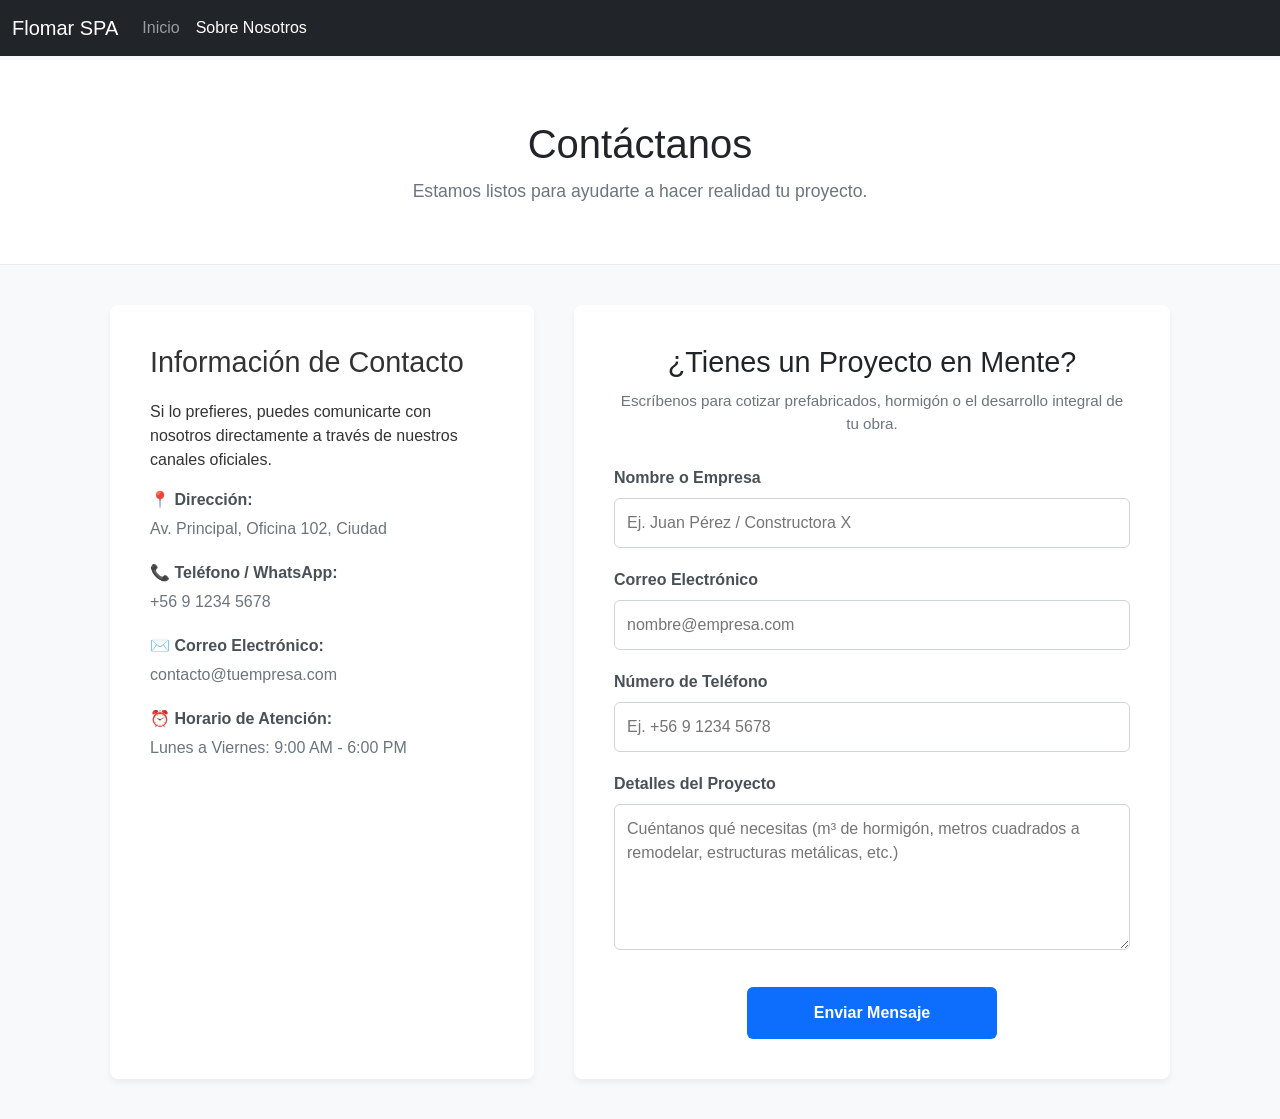
<file: pagina de Adrian/contacto.html>
<!DOCTYPE html>
<html lang="es">
<head>
    <meta charset="UTF-8">
    <meta name="viewport" content="width=device-width, initial-scale=1.0">
    <title>Contacto - Tu Empresa</title>
    <!-- Enlazamos TU archivo de estilos personalizado -->
    <link href="https://cdn.jsdelivr.net/npm/bootstrap@5.3.3/dist/css/bootstrap.min.css" rel="stylesheet" />
    <link href="carousel.css" rel="stylesheet" />
    <link rel="stylesheet" href="style.css">
</head>
<body>
    
<header data-bs-theme="dark">
      <nav class="navbar navbar-expand-md navbar-dark fixed-top bg-dark">
        <div class="container-fluid">
          <a class="navbar-brand" href="index.html">Flomar SPA</a>
          <button class="navbar-toggler" type="button" data-bs-toggle="collapse" data-bs-target="#navbarCollapse" aria-controls="navbarCollapse" aria-expanded="false" aria-label="Desplegar navegación">
            <span class="navbar-toggler-icon"></span>
          </button>
          <div class="collapse navbar-collapse" id="navbarCollapse">
            <ul class="navbar-nav me-auto mb-2 mb-md-0">
              <li class="nav-item">
                <a class="nav-link" href="index.html">Inicio</a>
              </li>
              <li class="nav-item">
                <a class="nav-link active" href="nosotros.html">Sobre Nosotros</a>
              </li>
            </ul>
          </div>
        </div>
      </nav>
    </header>
    <!-- Encabezado Principal -->
    <header class="contact-header">
        <h1>Contáctanos</h1>
        <p>Estamos listos para ayudarte a hacer realidad tu proyecto.</p>
    </header>

    <!-- Contenedor Principal de la Pestaña -->
    <main class="contact-container">
        
        <!-- Columna Izquierda: Información de Contacto -->
        <section class="contact-info">
            <h2>Información de Contacto</h2>
            <p>Si lo prefieres, puedes comunicarte con nosotros directamente a través de nuestros canales oficiales.</p>
            
            <div class="info-item">
                <strong>📍 Dirección:</strong>
                <p>Av. Principal, Oficina 102, Ciudad</p>
            </div>
            
            <div class="info-item">
                <strong>📞 Teléfono / WhatsApp:</strong>
                <p>+56 9 1234 5678</p>
            </div>
            
            <div class="info-item">
                <strong>✉️ Correo Electrónico:</strong>
                <p>contacto@tuempresa.com</p>
            </div>
            
            <div class="info-item">
                <strong>⏰ Horario de Atención:</strong>
                <p>Lunes a Viernes: 9:00 AM - 6:00 PM</p>
            </div>
        </section>

        <!-- Columna Derecha: Formulario de image_55e769.png + Campo Teléfono -->
        <section class="contact-form-container">
            <h2>¿Tienes un Proyecto en Mente?</h2>
            <p class="form-subtitle">Escríbenos para cotizar prefabricados, hormigón o el desarrollo integral de tu obra.</p>
            
            <form action="#" method="POST" class="project-form">
                <div class="form-group">
                    <label for="name">Nombre o Empresa</label>
                    <input type="text" id="name" name="name" placeholder="Ej. Juan Pérez / Constructora X" required>
                </div>
                
                <div class="form-group">
                    <label for="email">Correo Electrónico</label>
                    <input type="email" id="email" name="email" placeholder="nombre@empresa.com" required>
                </div>

                <!-- Campo: Número de Teléfono -->
                <div class="form-group">
                    <label for="phone">Número de Teléfono</label>
                    <input type="tel" id="phone" name="phone" placeholder="Ej. +56 9 1234 5678" required>
                </div>
                
                <div class="form-group">
                    <label for="details">Detalles del Proyecto</label>
                    <textarea id="details" name="details" placeholder="Cuéntanos qué necesitas (m³ de hormigón, metros cuadrados a remodelar, estructuras metálicas, etc.)" rows="5" required></textarea>
                </div>
                
                <button type="submit" class="btn-submit">Enviar Mensaje</button>
            </form>
        </section>

    </main>

</body>
</html>
</file>
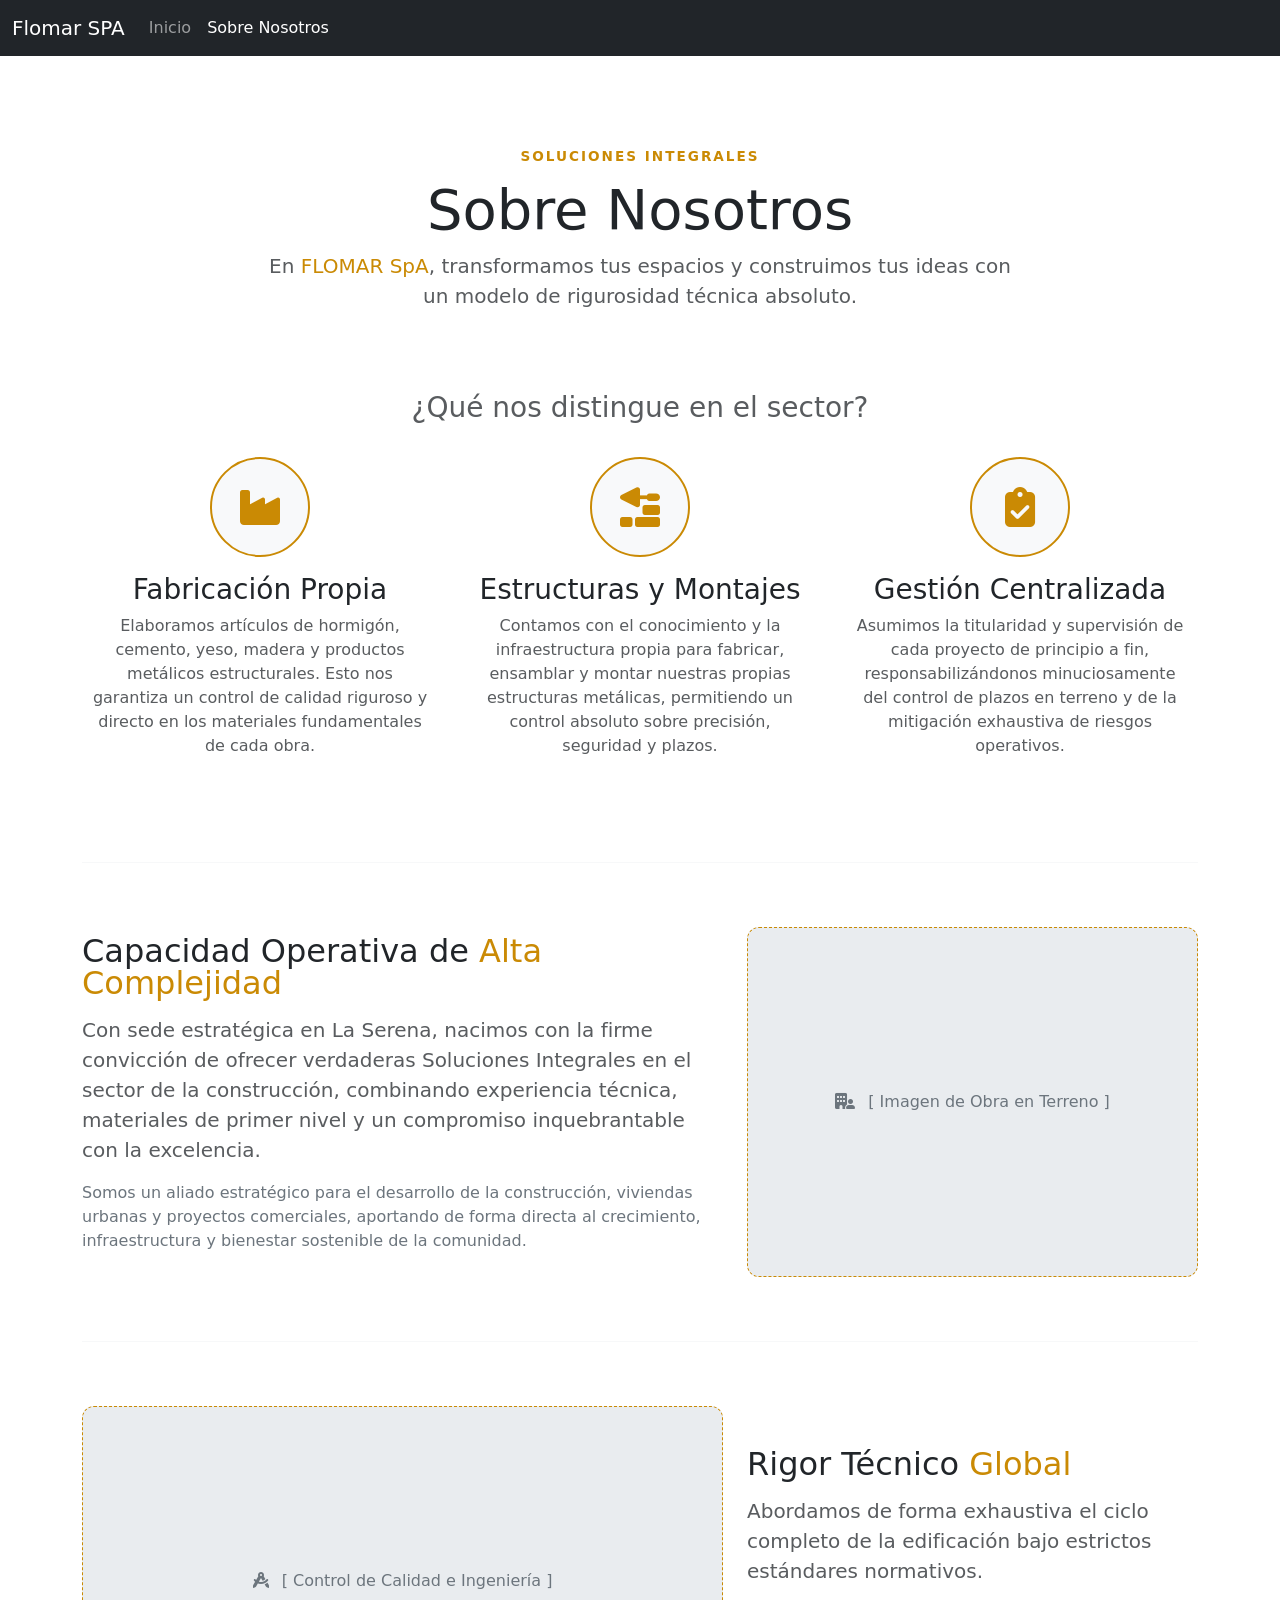
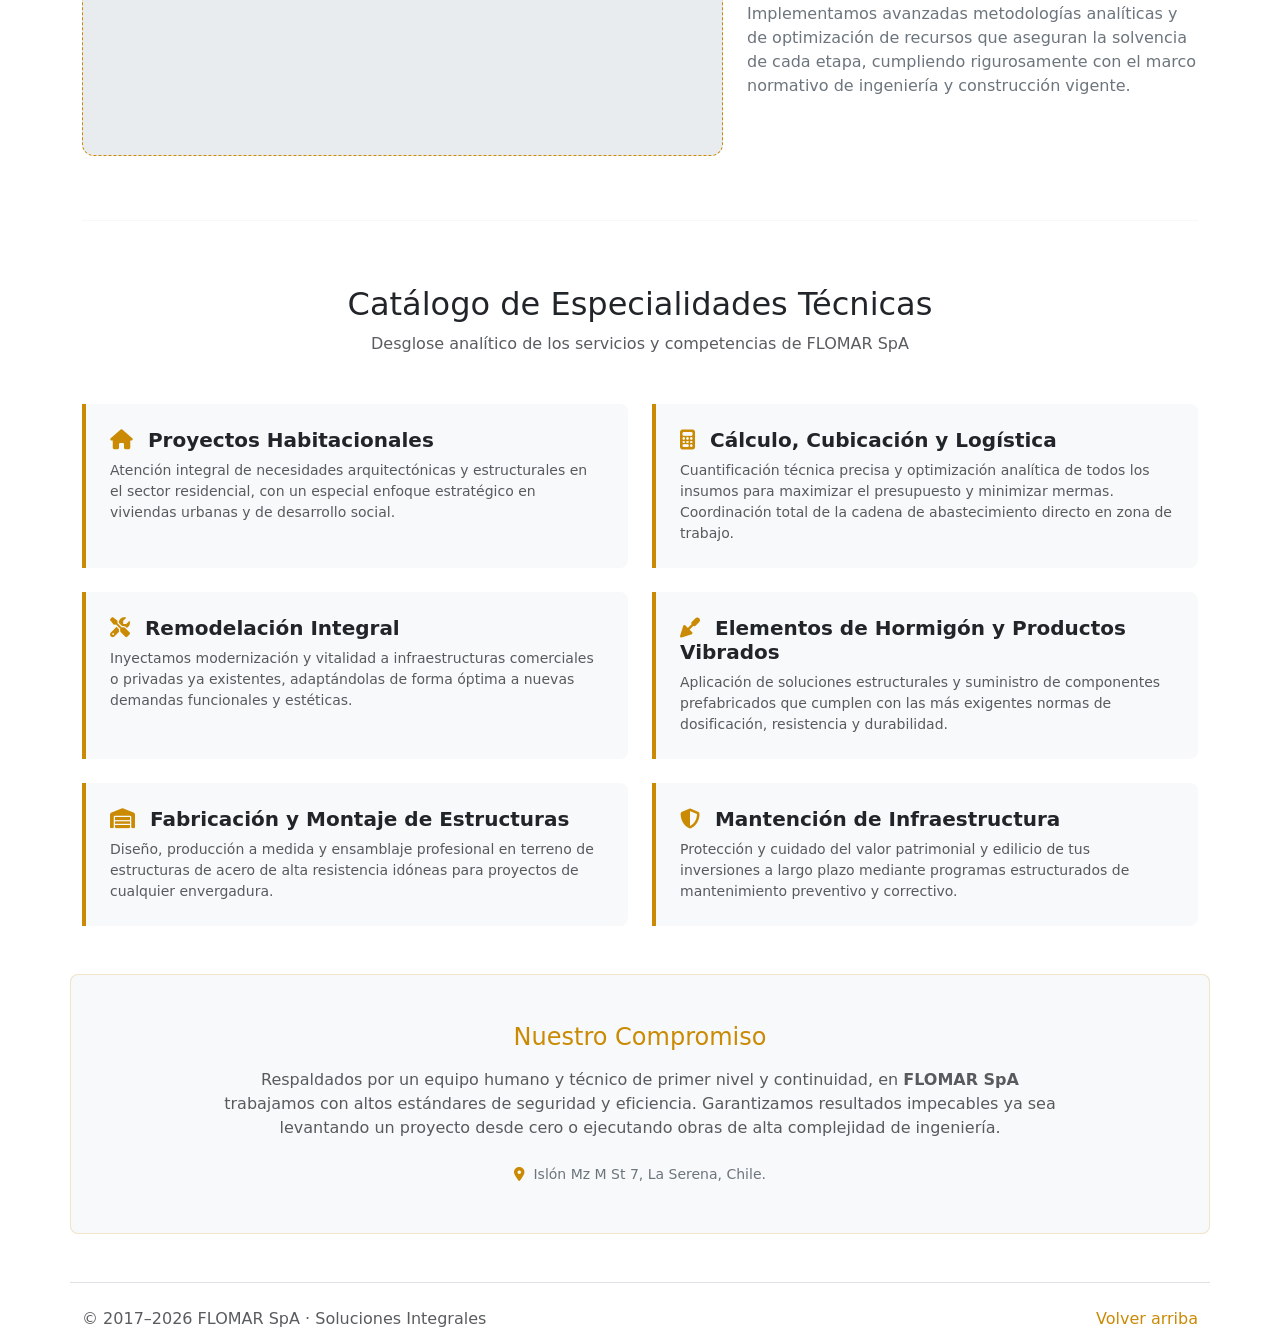
<file: pagina de Adrian/nosotros.html>
<!doctype html>
<html lang="es" data-bs-theme="light">
  <head>
    <meta charset="utf-8" />
    <meta name="viewport" content="width=device-width, initial-scale=1" />
    <title>Sobre Nosotros - Flomar SPA</title>
    
    <link href="https://cdn.jsdelivr.net/npm/bootstrap@5.3.3/dist/css/bootstrap.min.css" rel="stylesheet" />
    <link rel="stylesheet" href="https://cdnjs.cloudflare.com/ajax/libs/font-awesome/6.4.0/css/all.min.css" />

    <style>
      /* Ajuste para evitar solapamiento con navbar fija */
      body {
        padding-top: 5rem;
        font-family: 'Segoe UI', system-ui, -apple-system, sans-serif;
        color: #212529;
        background-color: #ffffff;
      }
      
      /* Elementos visuales clave en armonía con la plantilla corporativa */
      .circle-badge {
        width: 100px;
        height: 100px;
        background-color: #f8f9fa;
        border: 2px solid #ca8a04;
        color: #ca8a04;
        font-size: 2.5rem;
        display: inline-flex;
        align-items: center;
        justify-content: center;
        border-radius: 50%;
        margin-bottom: 1rem;
        transition: transform 0.3s ease;
      }

      .pilar-card:hover .circle-badge {
        transform: scale(1.1);
        background-color: #ca8a04;
        color: #ffffff;
      }
      
      /* Línea divisoria elegante */
      .featurette-divider {
        margin: 4rem 0;
        border: 0;
        border-top: 1px solid #dee2e6;
      }

      .text-gold {
        color: #ca8a04 !important;
      }

      .border-gold {
        border-color: rgba(202, 138, 4, 0.2) !important;
      }

      /* Estilo fino para los bloques de especialidades */
      .servicio-box {
        background-color: #f8f9fa;
        border-left: 4px solid #ca8a04;
        border-radius: 0 8px 8px 0;
        padding: 1.5rem;
        height: 100%;
        transition: box-shadow 0.3s ease;
      }

      .servicio-box:hover {
        box-shadow: 0 4px 15px rgba(0, 0, 0, 0.05);
      }

      /* Placeholders de imágenes elegantes */
      .img-placeholder {
        background-color: #e9ecef;
        border: 1px dashed #ca8a04;
        color: #6c757d;
        height: 350px;
        display: flex;
        align-items: center;
        justify-content: center;
        border-radius: 12px;
        font-weight: 500;
      }
    </style>
  </head>
  <body>
    
    <header data-bs-theme="dark">
      <nav class="navbar navbar-expand-md navbar-dark fixed-top bg-dark">
        <div class="container-fluid">
          <a class="navbar-brand" href="index.html">Flomar SPA</a>
          <button class="navbar-toggler" type="button" data-bs-toggle="collapse" data-bs-target="#navbarCollapse" aria-controls="navbarCollapse" aria-expanded="false" aria-label="Desplegar navegación">
            <span class="navbar-toggler-icon"></span>
          </button>
          <div class="collapse navbar-collapse" id="navbarCollapse">
            <ul class="navbar-nav me-auto mb-2 mb-md-0">
              <li class="nav-item">
                <a class="nav-link" href="index.html">Inicio</a>
              </li>
              <li class="nav-item">
                <a class="nav-link active" href="nosotros.html">Sobre Nosotros</a>
              </li>
            </ul>
          </div>
        </div>
      </nav>
    </header>

    <main class="container my-5">
      
      <div class="text-center mb-5 py-3">
        <span class="text-uppercase fw-bold text-gold tracking-wider" style="font-size: 0.85rem; letter-spacing: 2px;">Soluciones Integrales</span>
        <h1 class="display-4 fw-normal mt-2">Sobre Nosotros</h1>
        <p class="lead text-muted mx-auto" style="max-width: 750px;">
          En <strong class="text-gold">FLOMAR SpA</strong>, transformamos tus espacios y construimos tus ideas con un modelo de rigurosidad técnica absoluto.
        </p>
      </div>

      <div class="row text-center justify-content-center my-5">
        <div class="col-12 mb-4">
          <h3 class="fw-normal text-muted">¿Qué nos distingue en el sector?</h3>
        </div>
        
        <div class="col-md-4 mb-4 pilar-card">
          <div class="circle-badge">
            <i class="fa-solid fa-industry"></i>
          </div>
          <h3 class="fw-normal">Fabricación Propia</h3>
          <p class="text-muted px-2">
            Elaboramos artículos de hormigón, cemento, yeso, madera y productos metálicos estructurales. Esto nos garantiza un control de calidad riguroso y directo en los materiales fundamentales de cada obra.
          </p>
        </div>

        <div class="col-md-4 mb-4 pilar-card">
          <div class="circle-badge">
            <i class="fa-solid fa-trowel-bricks"></i>
          </div>
          <h3 class="fw-normal">Estructuras y Montajes</h3>
          <p class="text-muted px-2">
            Contamos con el conocimiento y la infraestructura propia para fabricar, ensamblar y montar nuestras propias estructuras metálicas, permitiendo un control absoluto sobre precisión, seguridad y plazos.
          </p>
        </div>

        <div class="col-md-4 mb-4 pilar-card">
          <div class="circle-badge">
            <i class="fa-solid fa-clipboard-check"></i>
          </div>
          <h3 class="fw-normal">Gestión Centralizada</h3>
          <p class="text-muted px-2">
            Asumimos la titularidad y supervisión de cada proyecto de principio a fin, responsabilizándonos minuciosamente del control de plazos en terreno y de la mitigación exhaustiva de riesgos operativos.
          </p>
        </div>
      </div>

      <hr class="featurette-divider" />

      <div class="row featurette align-items-center my-5">
        <div class="col-md-7">
          <h2 class="featurette-heading fw-normal lh-1 mb-3">Capacidad Operativa de <span class="text-gold">Alta Complejidad</span></h2>
          <p class="lead text-muted">
            Con sede estratégica en <strong>La Serena</strong>, nacimos con la firme convicción de ofrecer verdaderas Soluciones Integrales en el sector de la construcción, combinando experiencia técnica, materiales de primer nivel y un compromiso inquebrantable con la excelencia.
          </p>
          <p class="text-secondary">
            Somos un aliado estratégico para el desarrollo de la construcción, viviendas urbanas y proyectos comerciales, aportando de forma directa al crecimiento, infraestructura y bienestar sostenible de la comunidad.
          </p>
        </div>
        <div class="col-md-5">
          <div class="img-placeholder">
            <span><i class="fa-solid fa-building-user me-2"></i> [ Imagen de Obra en Terreno ]</span>
          </div>
        </div>
      </div>

      <hr class="featurette-divider" />

      <div class="row featurette align-items-center my-5">
        <div class="col-md-5 order-md-2">
          <h2 class="featurette-heading fw-normal lh-1 mb-3">Rigor Técnico <span class="text-gold">Global</span></h2>
          <p class="lead text-muted">
            Abordamos de forma exhaustiva el ciclo completo de la edificación bajo estrictos estándares normativos.
          </p>
          <p class="text-secondary">
            Implementamos avanzadas metodologías analíticas y de optimización de recursos que aseguran la solvencia de cada etapa, cumpliendo rigurosamente con el marco normativo de ingeniería y construcción vigente.
          </p>
        </div>
        <div class="col-md-7 order-md-1">
          <div class="img-placeholder">
            <span><i class="fa-solid fa-compass-drafting me-2"></i> [ Control de Calidad e Ingeniería ]</span>
          </div>
        </div>
      </div>

      <hr class="featurette-divider" />

      <div class="my-5">
        <div class="text-center mb-5">
          <h2 class="fw-normal">Catálogo de Especialidades Técnicas</h2>
          <p class="text-muted">Desglose analítico de los servicios y competencias de FLOMAR SpA</p>
        </div>

        <div class="row g-4">
          <div class="col-md-6">
            <div class="servicio-box">
              <h5 class="fw-bold"><i class="fa-solid fa-home text-gold me-2"></i> Proyectos Habitacionales</h5>
              <p class="text-muted small mb-0">
                Atención integral de necesidades arquitectónicas y estructurales en el sector residencial, con un especial enfoque estratégico en viviendas urbanas y de desarrollo social.
              </p>
            </div>
          </div>
          <div class="col-md-6">
            <div class="servicio-box">
              <h5 class="fw-bold"><i class="fa-solid fa-calculator text-gold me-2"></i> Cálculo, Cubicación y Logística</h5>
              <p class="text-muted small mb-0">
                Cuantificación técnica precisa y optimización analítica de todos los insumos para maximizar el presupuesto y minimizar mermas. Coordinación total de la cadena de abastecimiento directo en zona de trabajo.
              </p>
            </div>
          </div>
          <div class="col-md-6">
            <div class="servicio-box">
              <h5 class="fw-bold"><i class="fa-solid fa-screwdriver-wrench text-gold me-2"></i> Remodelación Integral</h5>
              <p class="text-muted small mb-0">
                Inyectamos modernización y vitalidad a infraestructuras comerciales o privadas ya existentes, adaptándolas de forma óptima a nuevas demandas funcionales y estéticas.
              </p>
            </div>
          </div>
          <div class="col-md-6">
            <div class="servicio-box">
              <h5 class="fw-bold"><i class="fa-solid fa-trowel text-gold me-2"></i> Elementos de Hormigón y Productos Vibrados</h5>
              <p class="text-muted small mb-0">
                Aplicación de soluciones estructurales y suministro de componentes prefabricados que cumplen con las más exigentes normas de dosificación, resistencia y durabilidad.
              </p>
            </div>
          </div>
          <div class="col-md-6">
            <div class="servicio-box">
              <h5 class="fw-bold"><i class="fa-solid fa-warehouse text-gold me-2"></i> Fabricación y Montaje de Estructuras</h5>
              <p class="text-muted small mb-0">
                Diseño, producción a medida y ensamblaje profesional en terreno de estructuras de acero de alta resistencia idóneas para proyectos de cualquier envergadura.
              </p>
            </div>
          </div>
          <div class="col-md-6">
            <div class="servicio-box">
              <h5 class="fw-bold"><i class="fa-solid fa-shield-halved text-gold me-2"></i> Mantención de Infraestructura</h5>
              <p class="text-muted small mb-0">
                Protección y cuidado del valor patrimonial y edilicio de tus inversiones a largo plazo mediante programas estructurados de mantenimiento preventivo y correctivo.
              </p>
            </div>
          </div>
        </div>
      </div>

      <div class="row my-5">
        <div class="col-12 text-center bg-light p-5 rounded-3 border border-gold">
          <h4 class="fw-normal text-gold mb-3">Nuestro Compromiso</h4>
          <p class="text-muted mx-auto mb-4" style="max-width: 850px;">
            Respaldados por un equipo humano y técnico de primer nivel y continuidad, en <strong>FLOMAR SpA</strong> trabajamos con altos estándares de seguridad y eficiencia. Garantizamos resultados impecables ya sea levantando un proyecto desde cero o ejecutando obras de alta complejidad de ingeniería.
          </p>
          <div class="text-secondary small">
            <i class="fa-solid fa-location-dot text-gold me-1"></i> Islón Mz M St 7, La Serena, Chile.
          </div>
        </div>
      </div>

    </main>

    <footer class="container border-top pt-4 text-muted d-flex justify-content-between align-items-center">
      <p class="mb-0">&copy; 2017–2026 FLOMAR SpA &middot; Soluciones Integrales</p>
      <p class="mb-0"><a href="#" class="text-decoration-none text-gold">Volver arriba</a></p>
    </footer>

    <script src="https://cdn.jsdelivr.net/npm/bootstrap@5.3.3/dist/js/bootstrap.bundle.min.js"></script>
  </body>
</html>
</file>
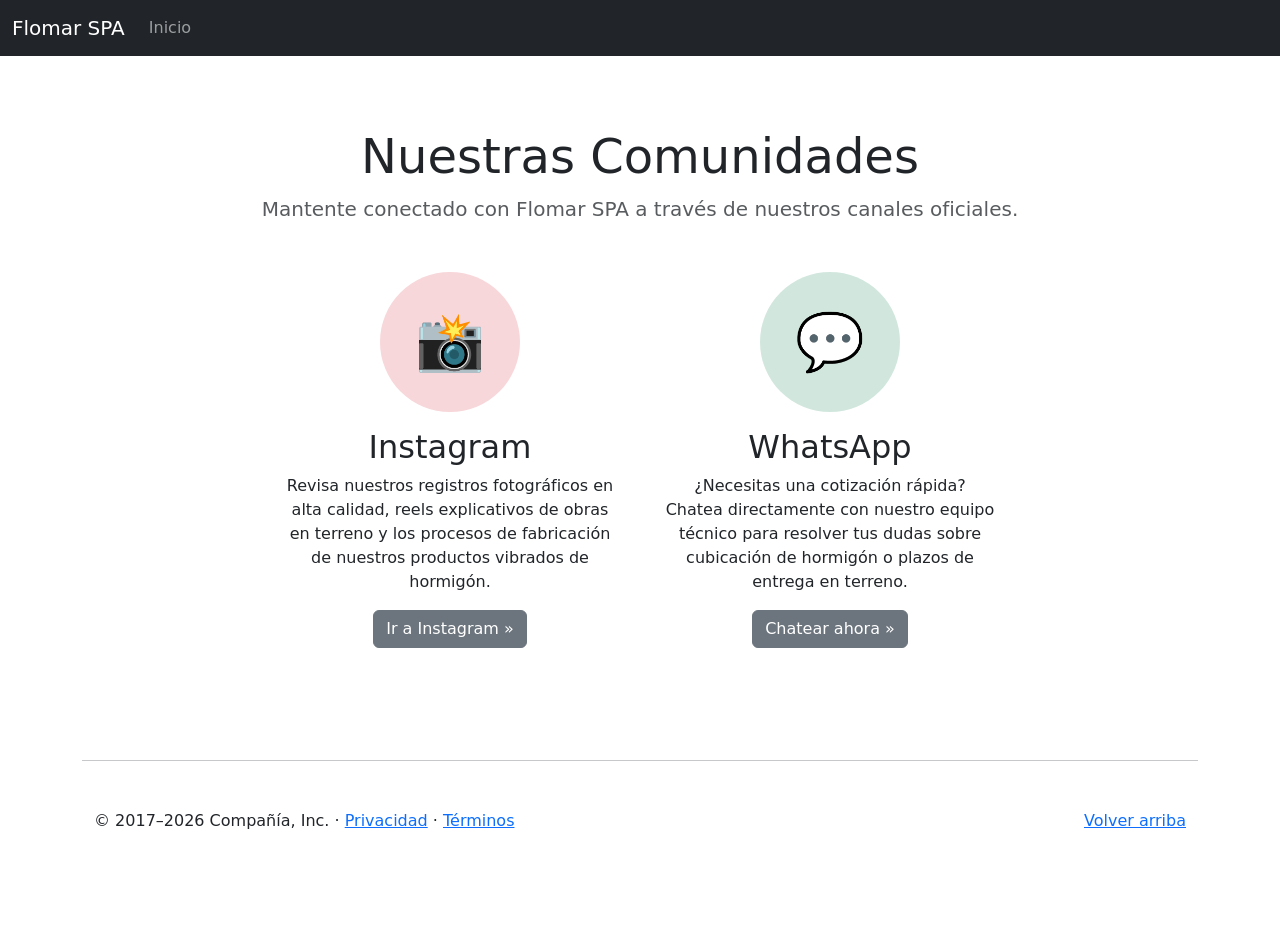
<file: pagina de Adrian/redes.html>
<!doctype html>
<html lang="es" data-bs-theme="light">
  <head>
    <meta charset="utf-8" />
    <meta name="viewport" content="width=device-width, initial-scale=1" />
    <title>Redes Sociales - Flomar SPA</title>
    
    <link href="https://cdn.jsdelivr.net/npm/bootstrap@5.3.3/dist/css/bootstrap.min.css" rel="stylesheet" />
    <link href="carousel.css" rel="stylesheet" />

    <style>
      /* Ajuste necesario para que el contenido no quede oculto detrás de la barra de navegación */
      body {
        padding-top: 5rem;
      }
      /* Mismo estilo original para los círculos de la plantilla */
      .circle-avatar {
        width: 140px;
        height: 140px;
      }
    </style>
  </head>
  <body>
    
    <header data-bs-theme="dark">
      <nav class="navbar navbar-expand-md navbar-dark fixed-top bg-dark">
        <div class="container-fluid">
          <a class="navbar-brand" href="index.html">Flomar SPA</a>
          <button class="navbar-toggler" type="button" data-bs-toggle="collapse" data-bs-target="#navbarCollapse" aria-controls="navbarCollapse" aria-expanded="false" aria-label="Desplegar navegación">
            <span class="navbar-toggler-icon"></span>
          </button>
          <div class="collapse navbar-collapse" id="navbarCollapse">
            <ul class="navbar-nav me-auto mb-2 mb-md-0">
              <li class="nav-item">
                <a class="nav-link" href="index.html">Inicio</a>
              </li>
              
            </ul>
          </div>
        </div>
      </nav>
    </header>

    <main class="container marketing my-5">
      
      <div class="text-center mb-5">
        <h1 class="display-5 fw-normal">Nuestras Comunidades</h1>
        <p class="lead text-muted">Mantente conectado con Flomar SPA a través de nuestros canales oficiales.</p>
      </div>

      <div class="row justify-content-center text-center">
        
        <div class="col-lg-4 mb-5">
          <div class="circle-avatar rounded-circle bg-danger-subtle d-inline-flex align-items-center justify-content-center mb-3">
            <span style="font-size: 3.5rem;">📸</span>
          </div>
          <h2 class="fw-normal">Instagram</h2>
          <p>
            Revisa nuestros registros fotográficos en alta calidad, reels explicativos de obras en terreno y los procesos de fabricación de nuestros productos vibrados de hormigón.
          </p>
          <p><a class="btn btn-secondary" href="https://www.instagram.com/flomar.spa" target="_blank">Ir a Instagram &raquo;</a></p>
        </div>

        <div class="col-lg-4 mb-5">
          <div class="circle-avatar rounded-circle bg-success-subtle d-inline-flex align-items-center justify-content-center mb-3">
            <span style="font-size: 3.5rem;">💬</span>
          </div>
          <h2 class="fw-normal">WhatsApp</h2>
          <p>
            ¿Necesitas una cotización rápida? Chatea directamente con nuestro equipo técnico para resolver tus dudas sobre cubicación de hormigón o plazos de entrega en terreno.
          </p>
          <p><a class="btn btn-secondary" href="https://wa.me/56977169150" target="_blank">Chatear ahora &raquo;</a></p>
        </div>

      </div>

      <hr class="featurette-divider my-5" />

      <footer class="container">
        <p class="float-end"><a href="#">Volver arriba</a></p>
        <p>
          &copy; 2017–2026 Compañía, Inc. &middot;
          <a href="#">Privacidad</a> &middot; <a href="#">Términos</a>
        </p>
      </footer>
    </main>

    <script src="https://cdn.jsdelivr.net/npm/bootstrap@5.3.3/dist/js/bootstrap.bundle.min.js"></script>
  </body>
</html>
</file>
<file: pagina de Adrian/carousel.css>
/* GLOBAL STYLES
-------------------------------------------------- */
/* Padding below the footer and lighter body text */

body {
  padding-top: 3rem;
  padding-bottom: 3rem;
  color: rgb(var(--bs-tertiary-color-rgb));
}


/* CUSTOMIZE THE CAROUSEL
-------------------------------------------------- */

/* Carousel base class */
.carousel {
  margin-bottom: 4rem;
}
/* Since positioning the image, we need to help out the caption */
.carousel-caption {
  bottom: 3rem;
  z-index: 10;
}

/* Declare heights because of positioning of img element */
.carousel-item {
  height: 32rem;
}


/* MARKETING CONTENT
-------------------------------------------------- */

/* Center align the text within the three columns below the carousel */
.marketing .col-lg-4 {
  margin-bottom: 1.5rem;
  text-align: center;
}
/* rtl:begin:ignore */
.marketing .col-lg-4 p {
  margin-right: .75rem;
  margin-left: .75rem;
}
/* rtl:end:ignore */


/* Featurettes
------------------------- */

.featurette-divider {
  margin: 5rem 0; /* Space out the Bootstrap <hr> more */
}

/* Thin out the marketing headings */
/* rtl:begin:remove */
.featurette-heading {
  letter-spacing: -.05rem;
}

/* rtl:end:remove */

/* RESPONSIVE CSS
-------------------------------------------------- */

@media (min-width: 40em) {
  /* Bump up size of carousel content */
  .carousel-caption p {
    margin-bottom: 1.25rem;
    font-size: 1.25rem;
    line-height: 1.4;
  }

  .featurette-heading {
    font-size: 50px;
  }
}

@media (min-width: 62em) {
  .featurette-heading {
    margin-top: 7rem;
  }
}
</file>
<file: pagina de Adrian/style.css>
/* Estilos Generales */
body {
    font-family: 'Segoe UI', Tahoma, Geneva, Verdana, sans-serif;
    background-color: #f8f9fa;
    color: #333;
    margin: 0;
    padding: 0;
}

/* Encabezado */
.contact-header {
    text-align: center;
    padding: 60px 20px;
    background-color: #ffffff;
    border-bottom: 1px solid #e9ecef;
}

.contact-header h1 {
    font-size: 2.5rem;
    margin-bottom: 10px;
    color: #212529;
}

.contact-header p {
    font-size: 1.1rem;
    color: #6c757d;
    margin: 0;
}

/* Contenedor de dos columnas */
.contact-container {
    display: flex;
    flex-wrap: wrap;
    max-width: 1100px;
    margin: 40px auto;
    gap: 40px;
    padding: 0 20px;
}

/* Sección de Información (Izquierda) */
.contact-info {
    flex: 1;
    min-width: 300px;
    background-color: #ffffff;
    padding: 40px;
    border-radius: 8px;
    box-shadow: 0 4px 6px rgba(0, 0, 0, 0.05);
}

.contact-info h2 {
    font-size: 1.8rem;
    margin-top: 0;
    margin-bottom: 20px;
}

.info-item {
    margin-bottom: 20px;
}

.info-item strong {
    display: block;
    font-size: 1rem;
    color: #495057;
    margin-bottom: 5px;
}

.info-item p {
    margin: 0;
    color: #6c757d;
}

/* Sección del Formulario (Derecha - Réplica de image_55e769.png) */
.contact-form-container {
    flex: 1.5;
    min-width: 350px;
    background-color: #ffffff;
    padding: 40px;
    border-radius: 8px;
    box-shadow: 0 4px 6px rgba(0, 0, 0, 0.05);
    text-align: center; /* Centra los títulos como en la imagen */
}

.contact-form-container h2 {
    font-size: 1.8rem;
    color: #212529;
    margin-top: 0;
    margin-bottom: 10px;
}

.form-subtitle {
    color: #6c757d;
    font-size: 0.95rem;
    margin-bottom: 30px;
}

/* Elementos del Formulario */
.project-form {
    text-align: left; /* Alinea los inputs a la izquierda */
}

.form-group {
    margin-bottom: 20px;
}

.form-group label {
    display: block;
    font-weight: 600;
    margin-bottom: 8px;
    color: #495057;
}

.form-group input, 
.form-group textarea {
    width: 100%;
    padding: 12px;
    border: 1px solid #ced4da;
    border-radius: 6px;
    font-size: 1rem;
    box-sizing: border-box;
    transition: border-color 0.2s;
}

.form-group input:focus, 
.form-group textarea:focus {
    outline: none;
    border-color: #0d6efd;
}

/* Botón Azul de image_55e769.png */
.btn-submit {
    display: block;
    width: 100%;
    max-width: 250px; /* Tamaño controlado para el botón */
    margin: 30px auto 0 auto; /* Centrado */
    background-color: #0d6efd; /* Azul vibrante de la imagen */
    color: white;
    border: none;
    padding: 14px 20px;
    font-size: 1rem;
    font-weight: 600;
    border-radius: 6px;
    cursor: pointer;
    transition: background-color 0.2s;
}

.btn-submit:hover {
    background-color: #0b5ed7;
}

/* Adaptación para Pantallas Celulares */
@media (max-width: 768px) {
    .contact-container {
        flex-direction: column;
    }
}
/* ==========================================================================
   ESTILOS PARA LA BARRA DE NAVEGACIÓN (Corrección de image_556f2d.png)
   ========================================================================== */
.main-navbar {
    background-color: #212529; /* Color oscuro como las otras páginas */
    padding: 15px 20px;
    position: fixed;
    top: 0;
    left: 0;
    width: 100%;
    z-index: 1000;
    box-sizing: border-box;
    font-family: 'Segoe UI', Tahoma, Geneva, Verdana, sans-serif;
}

.nav-container {
    max-width: 1100px;
    margin: 0 auto;
    display: flex;
    justify-content: space-between;
    align-items: center;
}

.nav-logo {
    color: #ffffff;
    font-size: 1.25rem;
    font-weight: bold;
    text-decoration: none;
}

.nav-links {
    list-style: none; /* Quita los puntos negros molestos */
    display: flex;
    gap: 20px;
    margin: 0;
    padding: 0;
}

.nav-links a {
    color: rgba(255, 255, 255, 0.75);
    text-decoration: none;
    font-size: 1rem;
    transition: color 0.2s;
}

.nav-links a:hover {
    color: #ffffff;
}

.nav-links a.active {
    color: #ffffff;
    font-weight: bold;
}

/* Ajuste al encabezado para que la barra fija no lo pise */
.contact-header {
    margin-top: 60px; 
}
</file>
